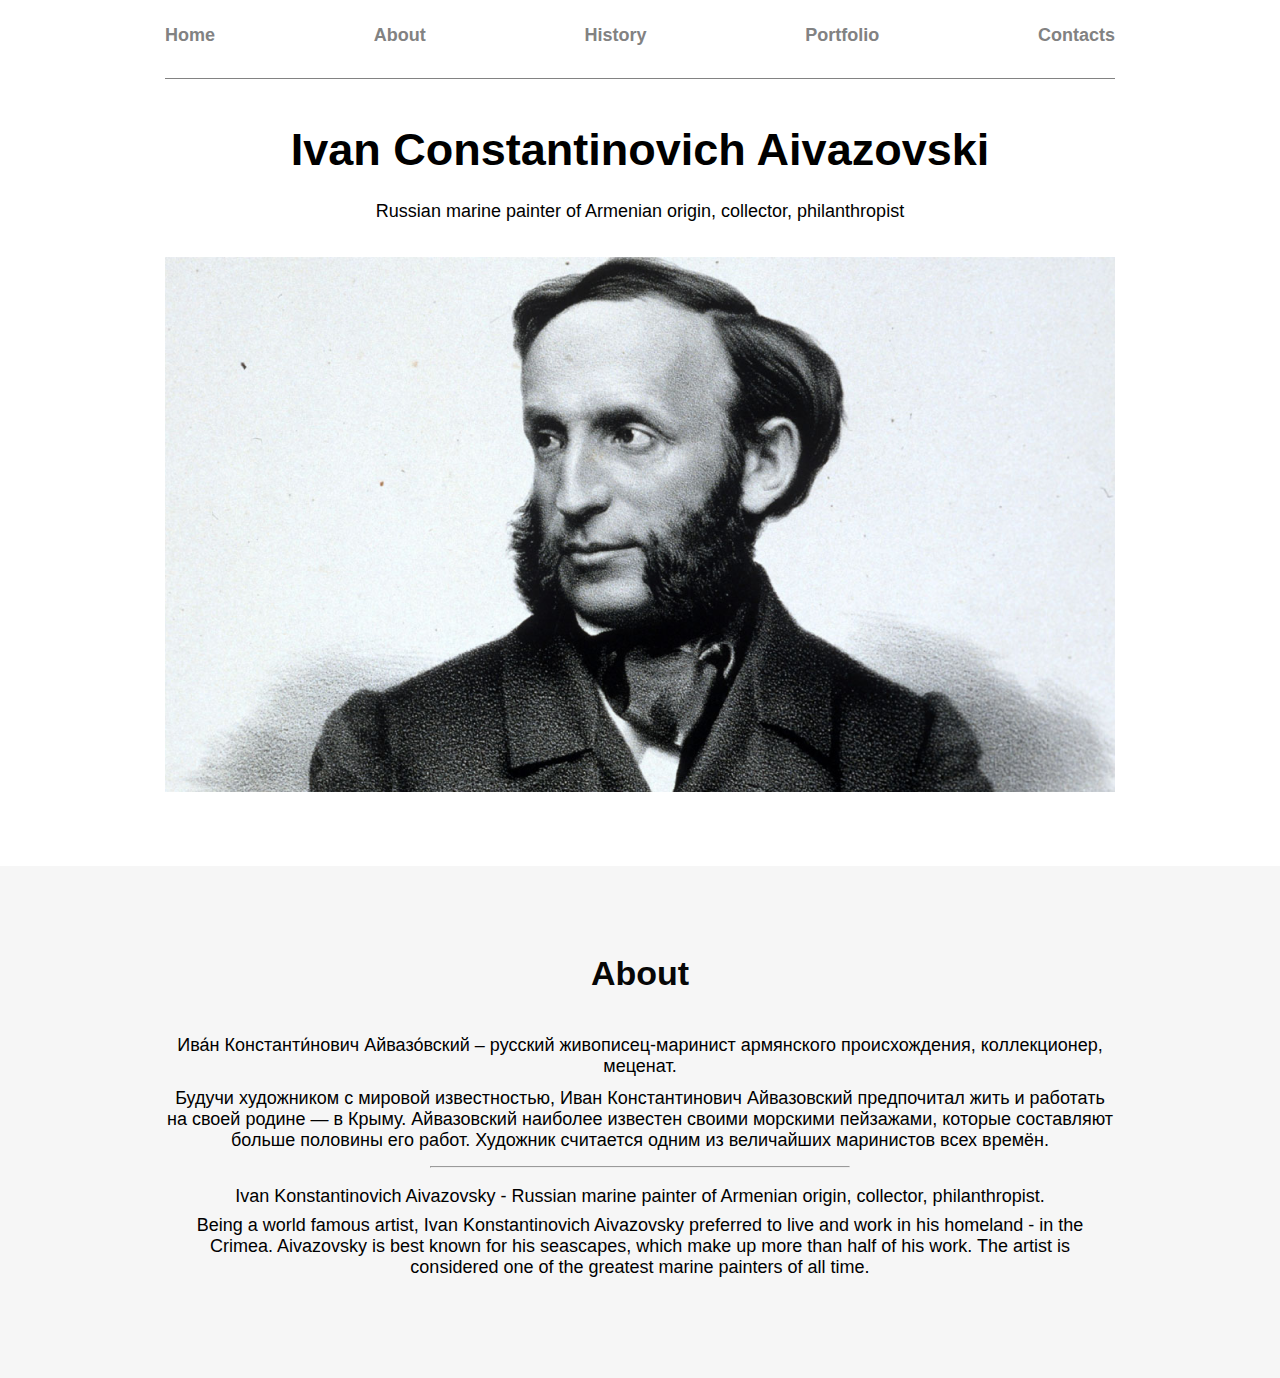
<file: index.html>
<!DOCTYPE html>
<html lang="en">
  <head>
    <meta charset="UTF-8" />
    <meta name="viewport" content="width=device-width, initial-scale=1.0" />
    <link rel="preconnect" href="https://fonts.googleapis.com" />
    <link rel="preconnect" href="https://fonts.gstatic.com" crossorigin />
    <link
      href="https://fonts.googleapis.com/css2?family=Roboto:ital,wght@0,100..900;1,100..900&display=swap"
      rel="stylesheet"
    />
    <link rel="stylesheet" href="index.css" />
    <link rel="icon" href="/assets/favicon@2x.png" />
    <title>Aivazovski</title>
  </head>
  <body>
    <header class="header">
      <div class="container">
        <nav class="nav">
          <ul class="nav-list">
            <li><a href="#" class="nav-link">Home</a></li>
            <li><a href="#" class="nav-link">About</a></li>
            <li><a href="#" class="nav-link">History</a></li>
            <li><a href="#" class="nav-link">Portfolio</a></li>
            <li><a href="#" class="nav-link">Contacts</a></li>
          </ul>
        </nav>
      </div>
    </header>

    <main class="main">
      <section class="home">
        <div class="container">
          <h1 class="home-title">Ivan Constantinovich Aivazovski</h1>
          <p class="home-description">
            Russian marine painter of Armenian origin, collector, philanthropist
          </p>
          <img src="/assets/images/portrait 1.png" alt="photo_1" />
        </div>
      </section>
      <section class="about">
        <div class="container">
          <h2 class="about-title">About</h2>
          <h3 class="about-subtitle-ru">
            Ива́н Константи́нович Айвазо́вский – русский живописец-маринист
            армянского происхождения, коллекционер, меценат.
          </h3>
          <p class="about-description-ru">
            Будучи художником с мировой известностью, Иван Константинович
            Айвазовский предпочитал жить и работать на своей родине — в Крыму.
            Айвазовский наиболее известен своими морскими пейзажами, которые
            составляют больше половины его работ. Художник считается одним из
            величайших маринистов всех времён.
          </p>
          <hr class="divider" />
          <p class="about-subtitle-en">
            Ivan Konstantinovich Aivazovsky - Russian marine painter of Armenian
            origin, collector, philanthropist.
          </p>
          <p class="about-description-en">
            Being a world famous artist, Ivan Konstantinovich Aivazovsky
            preferred to live and work in his homeland - in the Crimea.
            Aivazovsky is best known for his seascapes, which make up more than
            half of his work. The artist is considered one of the greatest
            marine painters of all time.
          </p>
        </div>
      </section>
    </main>
  </body>
</html>
</file>
<file: index.css>
@import url("styles/variable.css");
@import url("styles/basic.css");
@import url("styles/header.css");
@import url("styles/home.css");
@import url("/styles/about.css");
</file>
